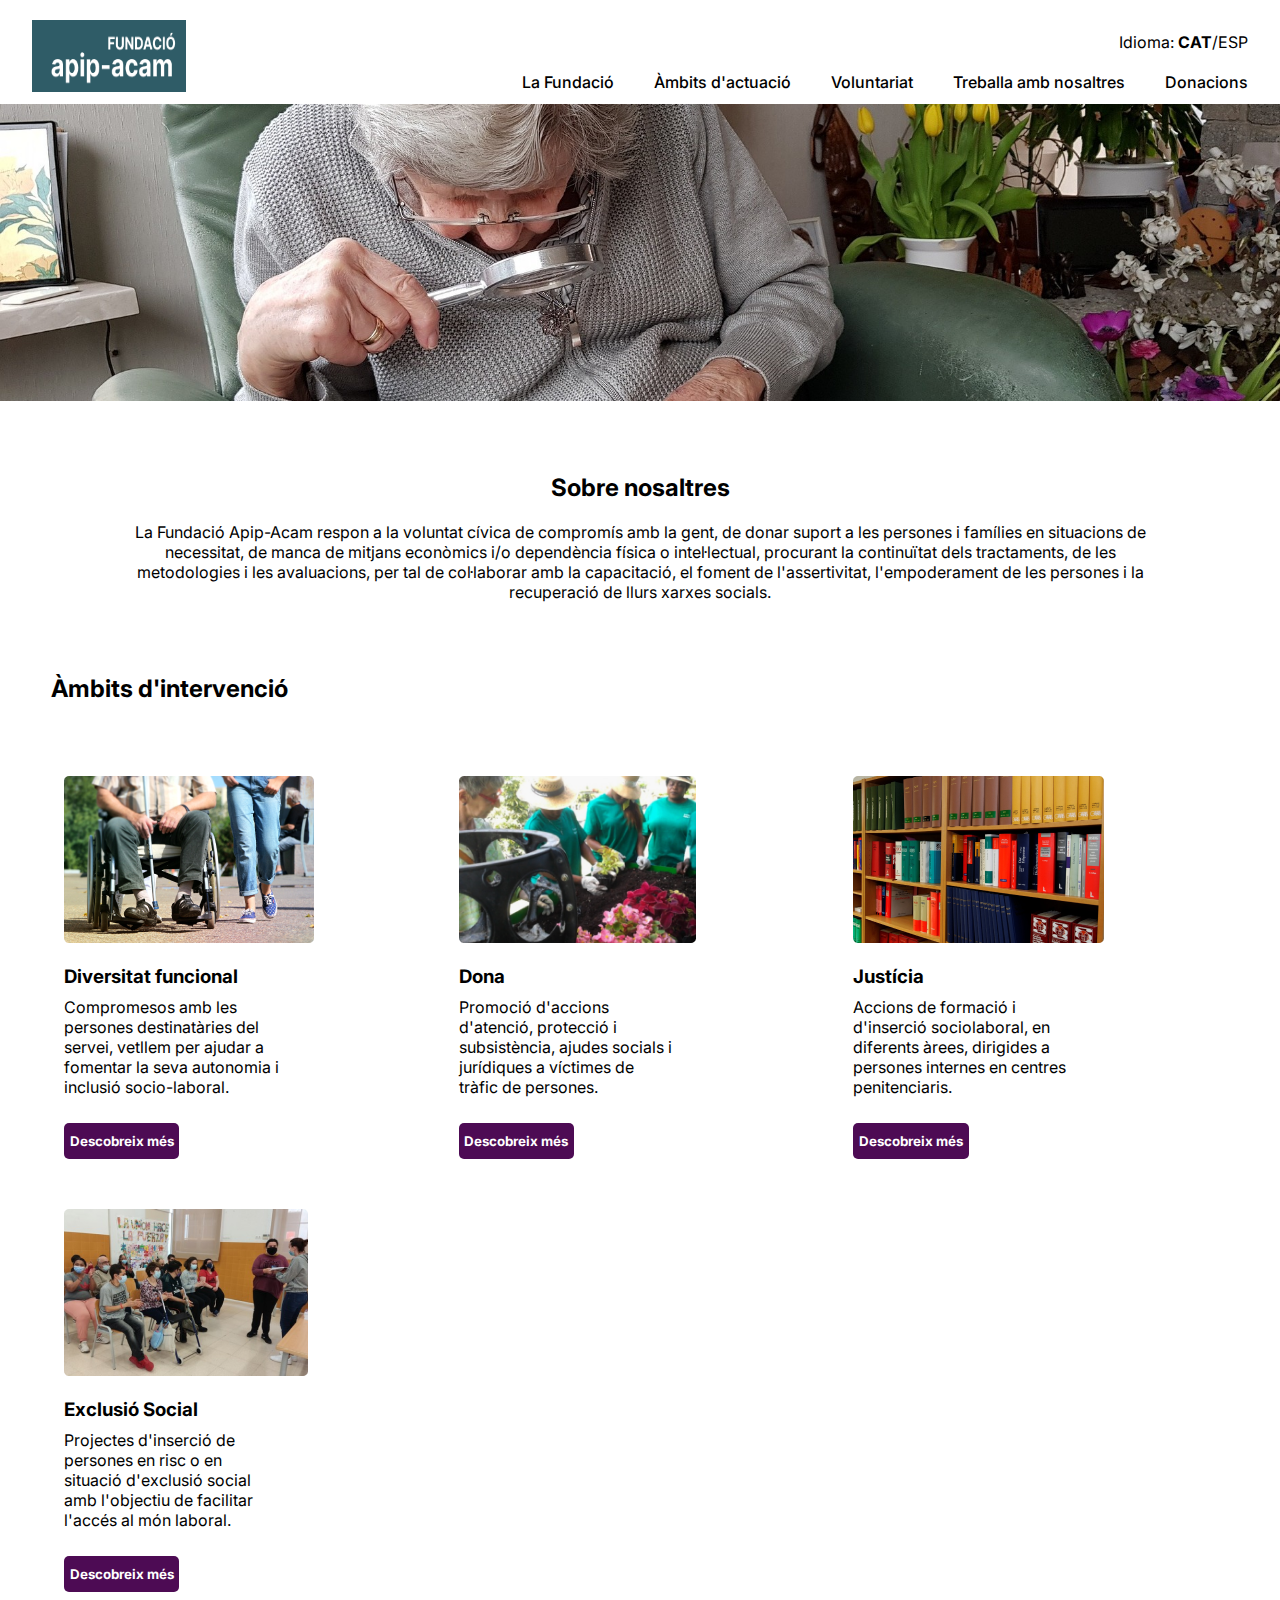
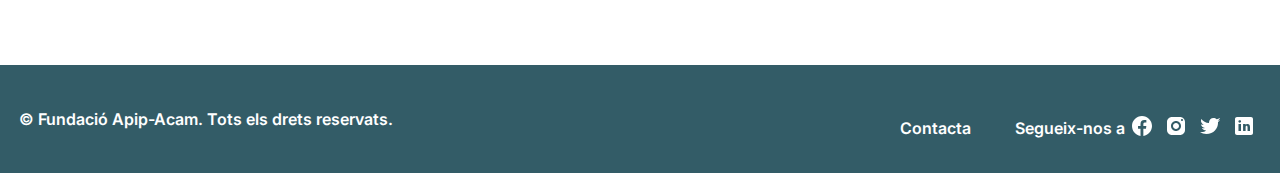
<file: index.html>
<!DOCTYPE html>
<html lang="ca">
<head>
    <meta charset="UTF-8">
    <meta name="viewport" content="width=device-width, initial-scale=1.0">
    <title>Fundació Apip-Acam</title>
    <link href="css/homepage.css" rel="stylesheet" />
</head>
<body>
   <header>
    <div class="container">
        <div class="idioma">
            <span>Idioma: <b>CAT</b>/ESP</span>
        </div>
        <div class="logo">
            <a href="index.html"><img src="img/Logo.png"></a>
        </div>
        <div class="navbar">
            <nav>
                <ul class="nav-links">
                    <li><a href="la-fundacio.html">La Fundació</a></li>
                    <li><a href="diversitat.html">Àmbits d'actuació</a></li>
                    <li><a href="voluntariat.html">Voluntariat</a></li>
                    <li><a href="borsa-treball.html">Treballa amb nosaltres</a></li>
                    <li><a href="donacions.html">Donacions</a></li>
                </ul>
            </nav>
        </div>
    </div>
        <div class="banner"></div>
   </header>

   <div class="about">
        <h2>Sobre nosaltres</h2>
        <p>La Fundació Apip-Acam respon a la voluntat cívica de compromís amb la gent, de donar suport a les persones i famílies en situacions de necessitat, de manca de mitjans econòmics i/o dependència física o intel·lectual, procurant la continuïtat dels tractaments, de les metodologies i les avaluacions, per tal de col·laborar amb la capacitació, el foment de l'assertivitat, l'empoderament de les persones i la recuperació de llurs xarxes socials.</p>
   </div>
   <div class="ambits">
        <h2>Àmbits d'intervenció</h2>
        <div class="cards">
            <div class="card">
                <img src="img/diversity.png"/>
                <h3>Diversitat funcional</h3>
                <p>Compromesos amb les persones destinatàries del servei, vetllem per ajudar a fomentar la seva autonomia i inclusió socio-laboral.</p>
                <button class="info-btn" type="button"><a href="diversitat.html" class="link-btn">Descobreix més</a></button>
            </div>
            <div class="card">
                <img src="img/woman.png"/>
                <h3>Dona</h3>
                <p>Promoció d'accions d'atenció, protecció i subsistència, ajudes socials i jurídiques a víctimes de tràfic de persones.</p>
                <button class="info-btn" type="button">Descobreix més</button>
            </div>
            <div class="card">
                <img src="img/justicia.png"/>
                <h3>Justícia</h3>
                <p>Accions de formació i d'inserció sociolaboral, en diferents àrees, dirigides a persones internes en centres penitenciaris.</p>
                <button class="info-btn" type="button">Descobreix més</button>
            </div>
            <div class="card">
                <img src="img/class.png"/>
                <h3>Exclusió Social</h3>
                <p>Projectes d'inserció de persones en risc o en situació d'exclusió social amb l'objectiu de facilitar l'accés al món laboral.</p>
                <button class="info-btn" type="button">Descobreix més</button>
            </div>
        </div>
   </div>

   <footer>
        <div class="footer">
            <div class="footer-name">
                <p>© Fundació Apip-Acam. Tots els drets reservats. </p>
            </div>
            <div class="links">
                <ul>
                    <li><a href="">Contacta</a></li>
                    <li>Segueix-nos a</li>
                    <li class="icon"><img src="img/icons8-facebook.svg"></li>
                    <li class="icon"><img src="img/icons8-instagram.svg"></li>
                    <li class="icon"><img src="img/icons8-twitter.svg"></li>
                    <li class="icon"><img src="img/icons8-linkedin.svg"></li>
                </ul>
            </div>
        </div>
   </footer>
</body>
</html>
</file>
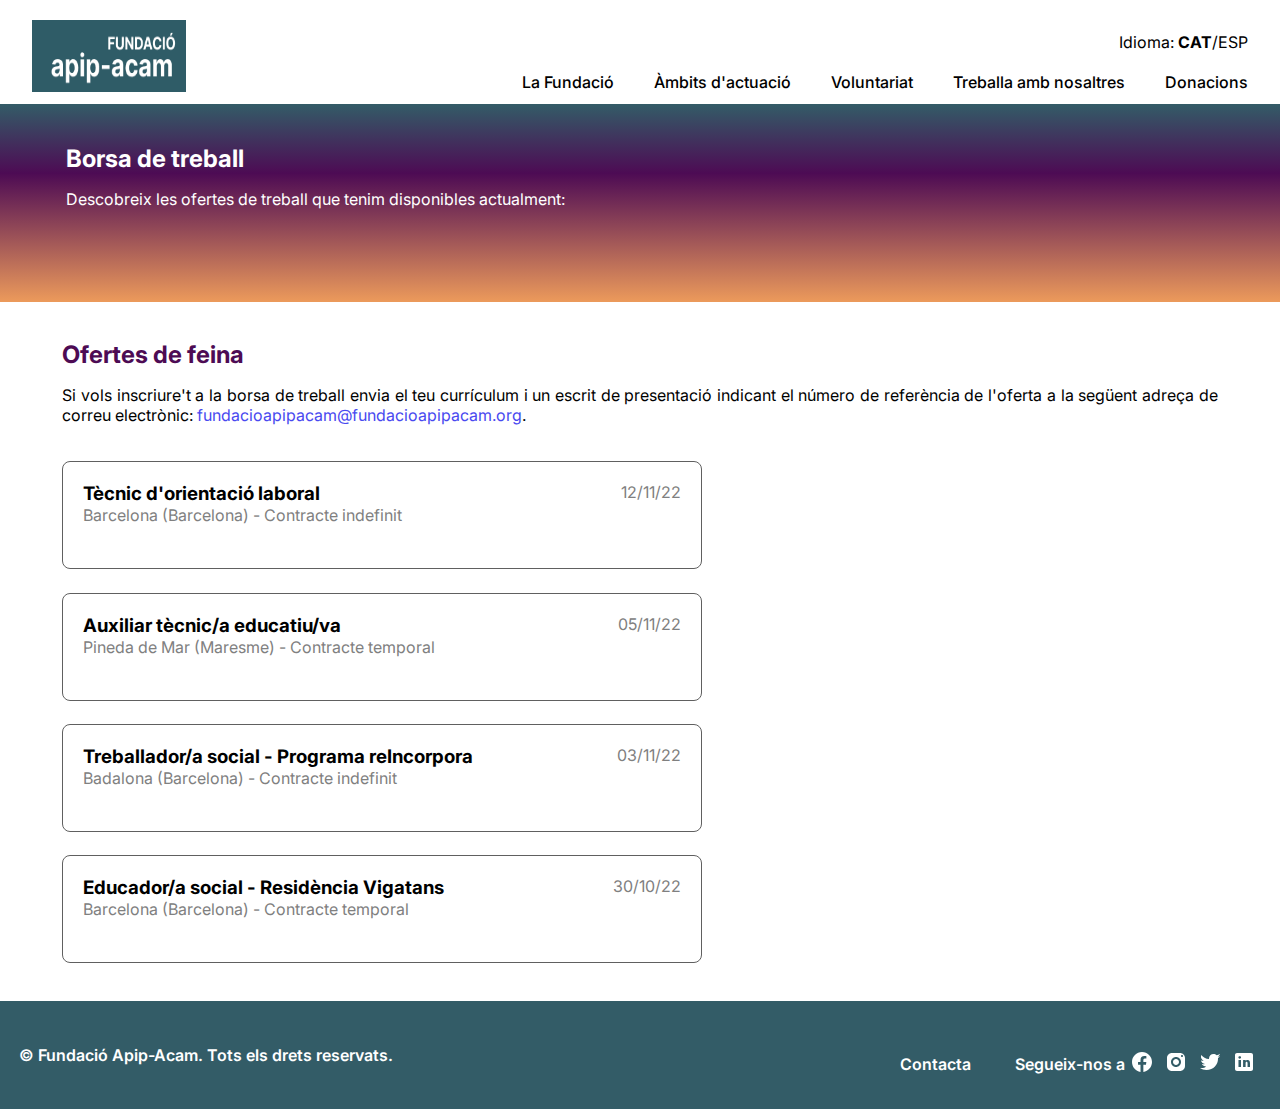
<file: borsa-treball.html>
<!DOCTYPE html>
<html lang="ca">
<head>
    <meta charset="UTF-8">
    <meta name="viewport" content="width=device-width, initial-scale=1.0">
    <title>Treballa amb nosaltres</title>
    <link href="css/borsa-treball.css" rel="stylesheet" />
</head>
<body>
   <header>
        <div class="container">
            <div class="idioma">
                <span>Idioma: <b>CAT</b>/ESP</span>
            </div>
            <div class="logo">
                <a href="index.html"><img src="img/Logo.png"></a>
            </div>
            <div class="navbar">
                <nav>
                    <ul class="nav-links">
                        <li><a href="la-fundacio.html">La Fundació</a></li>
                        <li><a href="diversitat.html">Àmbits d'actuació</a></li>
                        <li><a href="voluntariat.html">Voluntariat</a></li>
                        <li><a href="borsa-treball.html">Treballa amb nosaltres</a></li>
                        <li><a href="donacions.html">Donacions</a></li>
                    </ul>
                </nav>
            </div>
        </div>
        <div class="banner">
            <div class="banner-content">
                <h2>Borsa de treball</h2>
                <span>Descobreix les ofertes de treball que tenim disponibles actualment:</span>
            </div>
        </div>
   </header>

    <div class="content">
        <div class="info">
            <h2>Ofertes de feina</h2>
            <p>Si vols inscriure't a la borsa de treball envia el teu currículum i un escrit de presentació indicant el número de referència de l'oferta a la següent adreça de correu electrònic: <span class="email">fundacioapipacam@fundacioapipacam.org</span>.
            </p>
        </div>
        <div class="ofertes">
            <div class="oferta">
                <span>12/11/22</span>
                <h3>Tècnic d'orientació laboral</h3>
                <p>Barcelona (Barcelona) - Contracte indefinit</p>
            </div>
            <div class="oferta">
                <span>05/11/22</span>
                <h3>Auxiliar tècnic/a educatiu/va</h3>
                <p>Pineda de Mar (Maresme) - Contracte temporal</p>
            </div>
            <div class="oferta">
                <span>03/11/22</span>
                <h3>Treballador/a social - Programa reIncorpora</h3>
                <p>Badalona (Barcelona) - Contracte indefinit</p>
            </div>
            <div class="oferta">
                <span>30/10/22</span>
                <h3>Educador/a social - Residència Vigatans</h3>
                <p>Barcelona (Barcelona) - Contracte temporal</p>
            </div>
        </div>
   </div>

   <footer>
        <div class="footer">
            <div class="footer-name">
                <p>© Fundació Apip-Acam. Tots els drets reservats. </p>
            </div>
            <div class="links">
                <ul>
                    <li><a href="">Contacta</a></li>
                    <li>Segueix-nos a</li>
                    <li class="icon"><img src="img/icons8-facebook.svg"></li>
                    <li class="icon"><img src="img/icons8-instagram.svg"></li>
                    <li class="icon"><img src="img/icons8-twitter.svg"></li>
                    <li class="icon"><img src="img/icons8-linkedin.svg"></li>
                </ul>
            </div>
        </div>
   </footer>
</body>
</html>
</file>
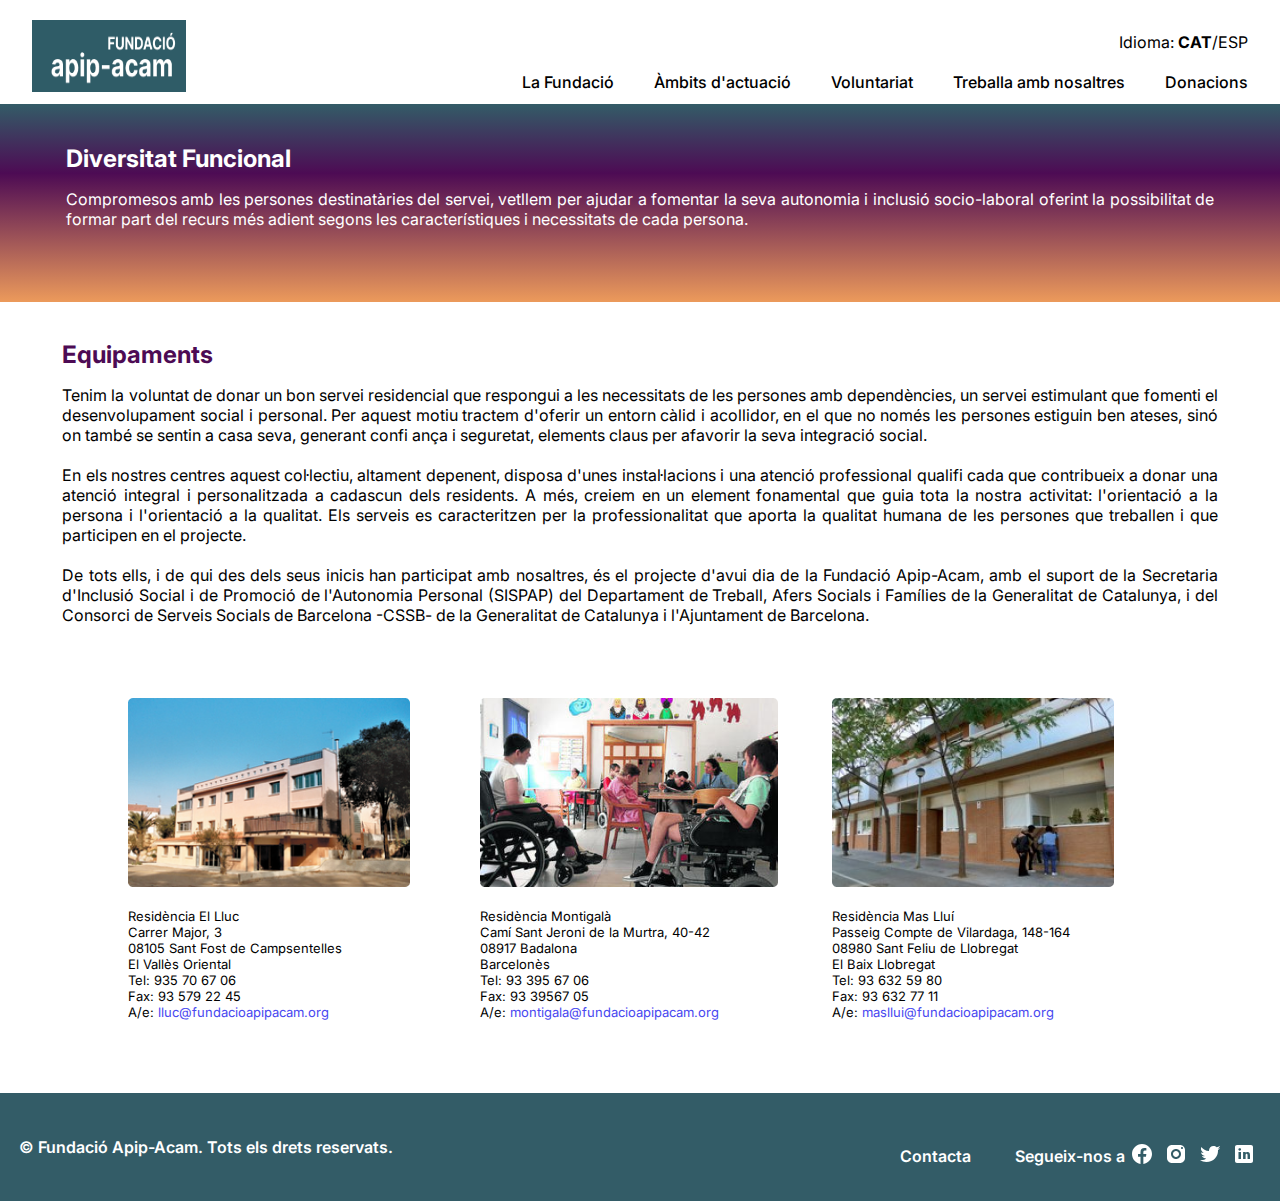
<file: diversitat.html>
<!DOCTYPE html>
<html lang="ca">
<head>
    <meta charset="UTF-8">
    <meta name="viewport" content="width=device-width, initial-scale=1.0">
    <title>Diversitat Funcional</title>
    <link href="css/diversitat.css" rel="stylesheet" />
</head>
<body>
   <header>
        <div class="container">
            <div class="idioma">
                <span>Idioma: <b>CAT</b>/ESP</span>
            </div>
            <div class="logo">
                <a href="index.html"><img src="img/Logo.png"></a>
            </div>
            <div class="navbar">
                <nav>
                    <ul class="nav-links">
                        <li><a href="la-fundacio.html">La Fundació</a></li>
                        <li><a href="diversitat.html">Àmbits d'actuació</a></li>
                        <li><a href="voluntariat.html">Voluntariat</a></li>
                        <li><a href="borsa-treball.html">Treballa amb nosaltres</a></li>
                        <li><a href="donacions.html">Donacions</a></li>
                    </ul>
                </nav>
            </div>
        </div>
        <div class="banner">
            <div class="banner-content">
                <h2>Diversitat Funcional</h2>
                <span>Compromesos amb les persones destinatàries del servei, vetllem per ajudar a fomentar la seva autonomia i inclusió socio-laboral oferint la possibilitat de formar part del recurs més adient segons les característiques i necessitats de cada persona.</span>
            </div>
        </div>
   </header>

    <div class="content">
        <div class="info">
            <h2>Equipaments</h2>
            <p>Tenim la voluntat de donar un bon servei residencial que respongui a les necessitats de les persones amb dependències, un servei estimulant que fomenti el desenvolupament social i personal. Per aquest motiu tractem d'oferir un entorn càlid i acollidor, en el que no només les persones estiguin ben ateses, sinó on també se sentin a casa seva, generant confi ança i seguretat, elements claus per afavorir la seva integració social.<br><br>
            En els nostres centres aquest col·lectiu, altament depenent, disposa d'unes instal·lacions i una atenció professional qualifi cada que contribueix a donar una atenció integral i personalitzada a cadascun dels residents. A més, creiem en un element fonamental que guia tota la nostra activitat: l'orientació a la persona i l'orientació a la qualitat. Els serveis es caracteritzen per la professionalitat que aporta la qualitat humana de les persones que treballen i que participen en el projecte.<br><br>
            De tots ells, i de qui des dels seus inicis han participat amb nosaltres, és el projecte d'avui dia de la Fundació Apip-Acam, amb el suport de la Secretaria d'Inclusió Social i de Promoció de l'Autonomia Personal (SISPAP) del Departament de Treball, Afers Socials i Famílies de la Generalitat de Catalunya, i del Consorci de Serveis Socials de Barcelona -CSSB- de la Generalitat de Catalunya i l'Ajuntament de Barcelona. 
            </p>
        </div>
   </div>
    <div class="cards">
        <div class="card">
            <img src="img/Residencia-El-Lluch 1.png"/>
            <p>Residència El Lluc<br/> 
            Carrer Major, 3<br/>
            08105 Sant Fost de Campsentelles<br/>
            El Vallès Oriental<br/>
            Tel: 935 70 67 06<br/>
            Fax: 93 579 22 45<br/>
            A/e: <span class="email">lluc@fundacioapipacam.org</span></p>
        </div>
        <div class="card">
            <img src="img/diari1.png"/>
            <p>Residència Montigalà<br/>
            Camí Sant Jeroni de la Murtra, 40-42<br/>
            08917 Badalona<br/> 
            Barcelonès<br/>
            Tel: 93 395 67 06<br/>
            Fax: 93 39567 05<br/>
            A/e: <span class="email">montigala@fundacioapipacam.org</span></p>
        </div>
        <div class="card">
            <img src="img/MasLlui_1 1.png"/>
            <p>Residència Mas Lluí<br/>
            Passeig Compte de Vilardaga, 148-164<br/>
            08980 Sant Feliu de Llobregat<br/> 
            El Baix Llobregat<br/>
            Tel: 93 632 59 80<br/>
            Fax: 93 632 77 11<br/>
            A/e: <span class="email">masllui@fundacioapipacam.org</span></p>
        </div>
    </div>

   <footer>
        <div class="footer">
            <div class="footer-name">
                <p>© Fundació Apip-Acam. Tots els drets reservats. </p>
            </div>
            <div class="links">
                <ul>
                    <li><a href="">Contacta</a></li>
                    <li>Segueix-nos a</li>
                    <li class="icon"><img src="img/icons8-facebook.svg"></li>
                    <li class="icon"><img src="img/icons8-instagram.svg"></li>
                    <li class="icon"><img src="img/icons8-twitter.svg"></li>
                    <li class="icon"><img src="img/icons8-linkedin.svg"></li>
                </ul>
            </div>
        </div>
   </footer>
</body>
</html>
</file>
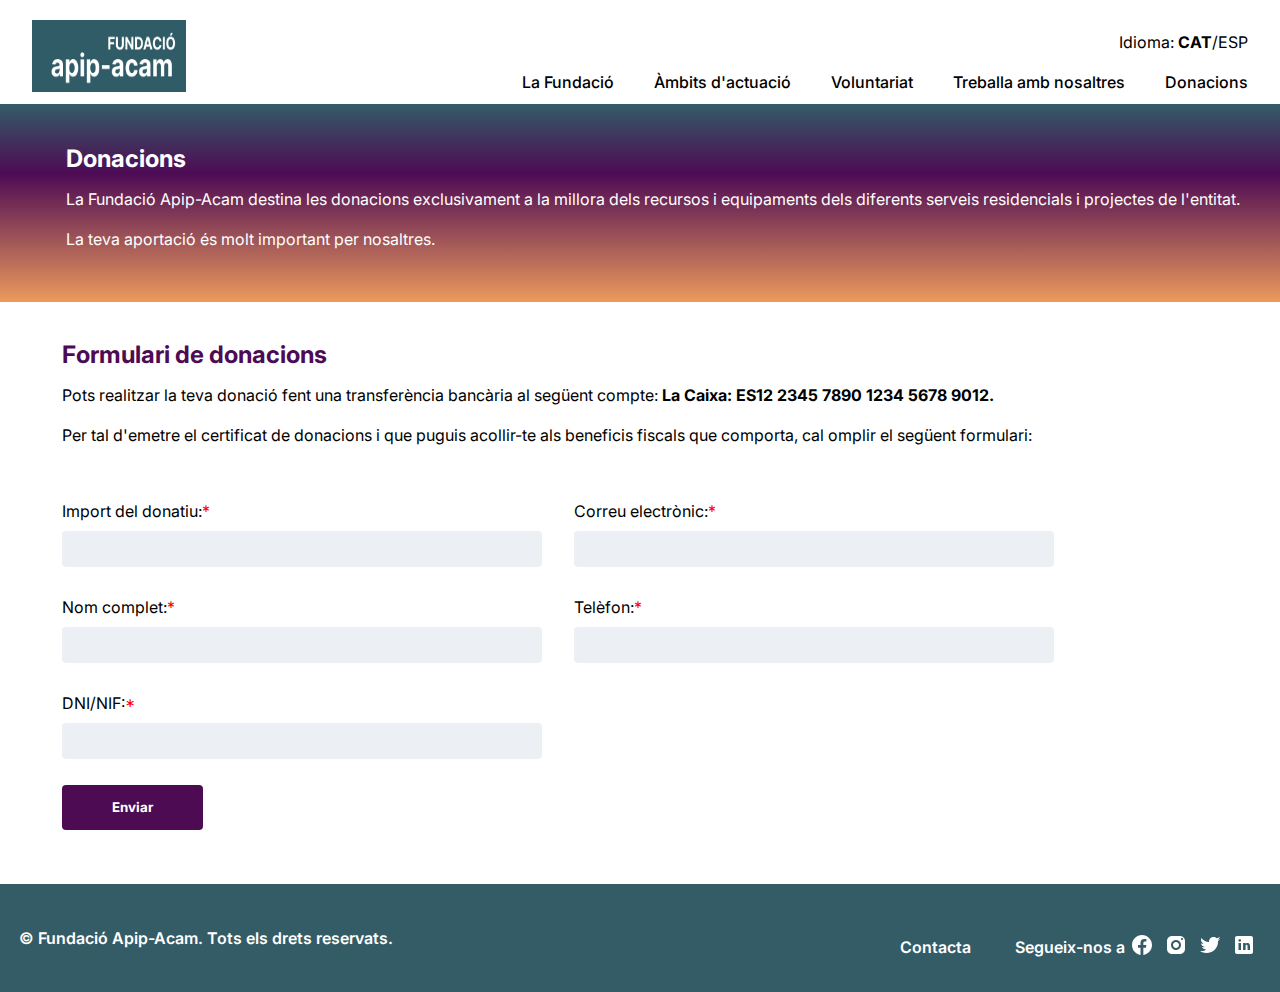
<file: donacions.html>
<!DOCTYPE html>
<html lang="ca">
<head>
    <meta charset="UTF-8">
    <meta name="viewport" content="width=device-width, initial-scale=1.0">
    <title>Donacions</title>
    <link href="css/donacions.css" rel="stylesheet" />
</head>
<body>
    <header>
        <div class="container">
            <div class="idioma">
                <span>Idioma: <b>CAT</b>/ESP</span>
            </div>
            <div class="logo">
                <a href="index.html"><img src="img/Logo.png"></a>
            </div>
            <div class="navbar">
                <nav>
                    <ul class="nav-links">
                        <li><a href="la-fundacio.html">La Fundació</a></li>
                        <li><a href="diversitat.html">Àmbits d'actuació</a></li>
                        <li><a href="voluntariat.html">Voluntariat</a></li>
                        <li><a href="borsa-treball.html">Treballa amb nosaltres</a></li>
                        <li><a href="donacions.html">Donacions</a></li>
                    </ul>
                </nav>
            </div>
        </div>
        <div class="banner">
            <div class="banner-content">
                <h2>Donacions</h2>
                <span>La Fundació Apip-Acam destina les donacions exclusivament a la millora dels recursos i equipaments dels diferents serveis residencials i projectes de l'entitat.</span><br><br>
                <span>La teva aportació és molt important per nosaltres.</span>
            </div>
        </div>
   </header>

   <div class="content">
        <div class="title">
            <h2>Formulari de donacions</h2>
            <p>Pots realitzar la teva donació fent una transferència bancària al següent compte:  <strong>La Caixa: ES12 2345 7890 1234 5678 9012.</strong></p><br>
            <p>Per tal d'emetre el certificat de donacions i que puguis acollir-te als beneficis fiscals que comporta,  cal omplir el següent formulari:</p>
        </div>
        <form>
            <div class="first-col">
                <div class="field">
                    <label for="import">Import del donatiu:<span class="required">*</span></label>
                    <input type="text" id="import" />
                </div>
                <div class="field">
                    <label for="nom">Nom complet:<span class="required">*</span></label>
                    <input type="text" id="nom" />
                </div>
                <div class="field">
                    <label for="dni">DNI/NIF:<span class="required">*</span></label>
                    <input id="dni"/>
                </div>
            </div>
            <div class="second-col">
                <div class="field">
                    <label for="email">Correu electrònic:<span class="required">*</span>
                    </label><input type="email" id="email"/>
                </div>
                <div class="field">
                    <label for="phone">Telèfon:<span class="required">*</span></label>
                    <input id="phone"/>
                </div>
            </div>
            <button type="submit">Enviar</button>
        </form>
   </div>

   <footer>
    <div class="footer">
        <div class="footer-name">
            <p>© Fundació Apip-Acam. Tots els drets reservats. </p>
        </div>
        <div class="links">
            <ul>
                <li><a href="">Contacta</a></li>
                <li>Segueix-nos a</li>
                <li class="icon"><img src="img/icons8-facebook.svg"></li>
                <li class="icon"><img src="img/icons8-instagram.svg"></li>
                <li class="icon"><img src="img/icons8-twitter.svg"></li>
                <li class="icon"><img src="img/icons8-linkedin.svg"></li>
            </ul>
        </div>
    </div>
</footer>
</body>
</html>
</file>
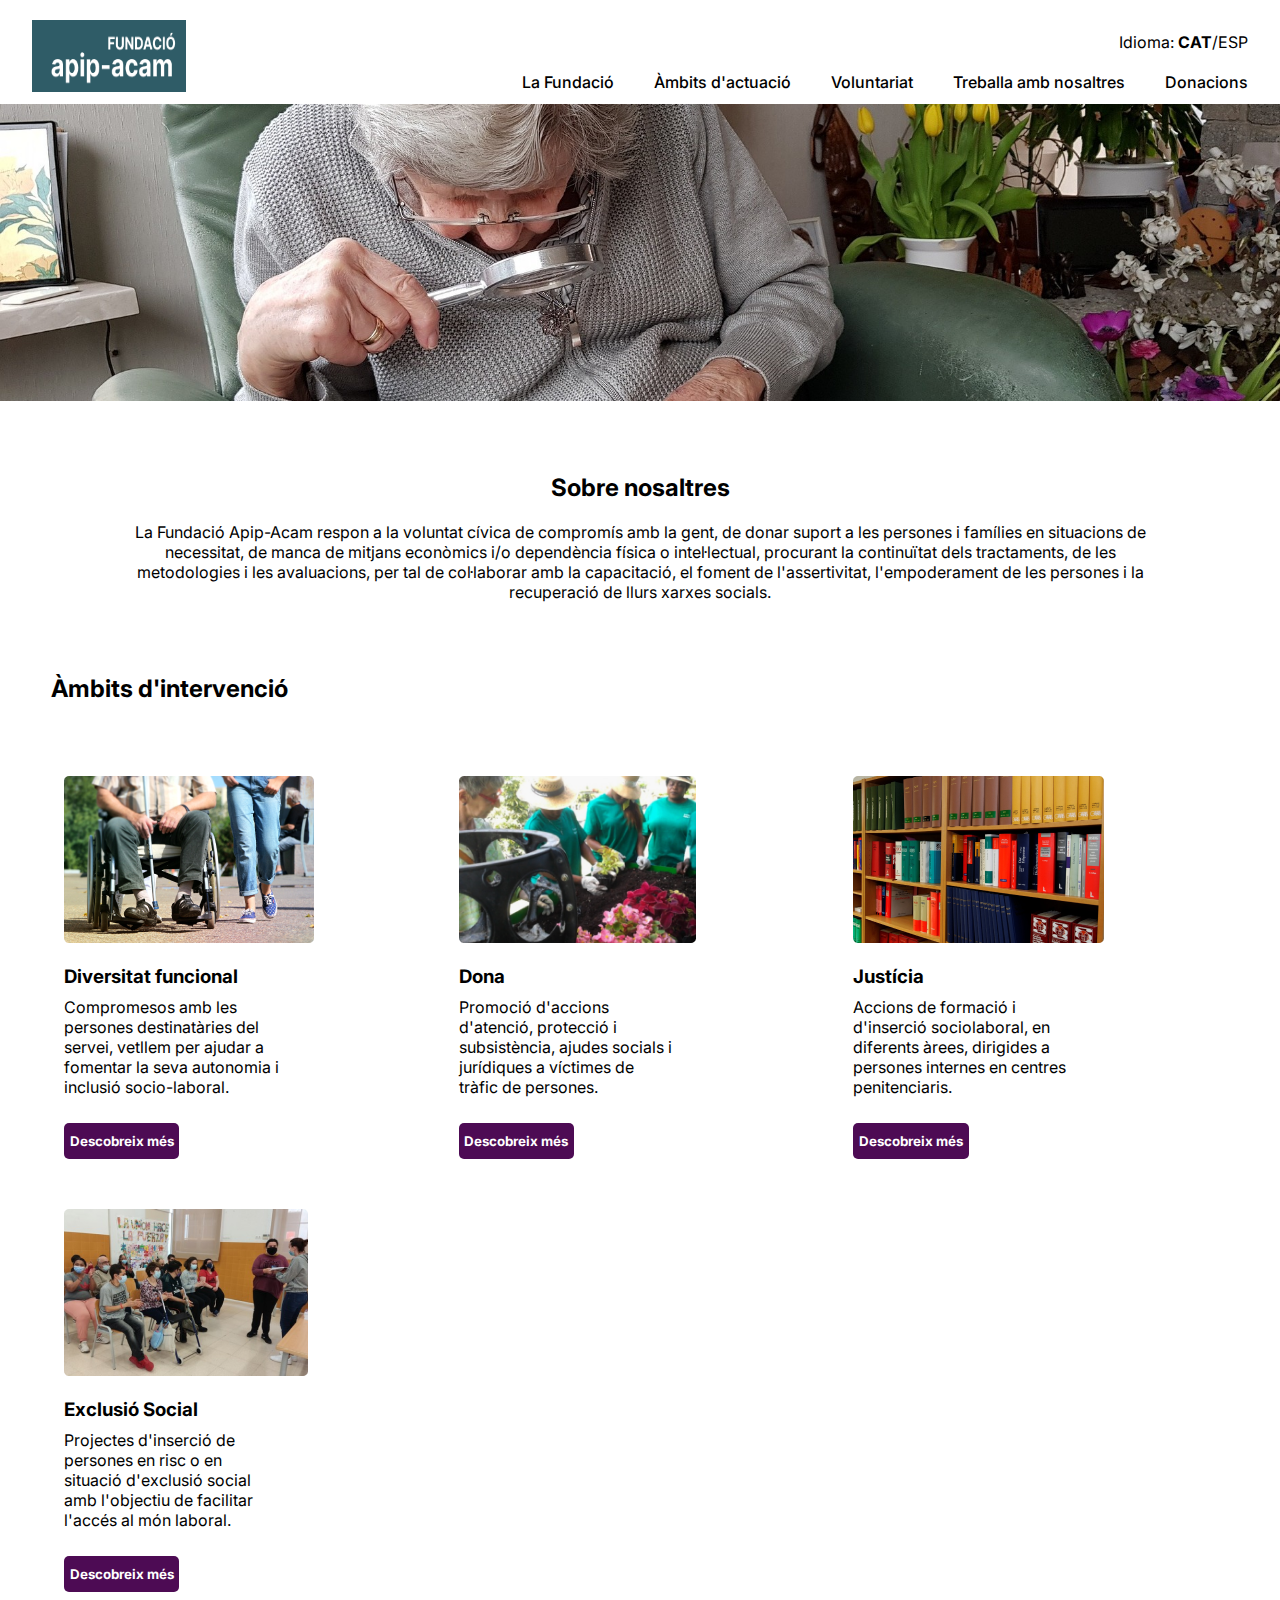
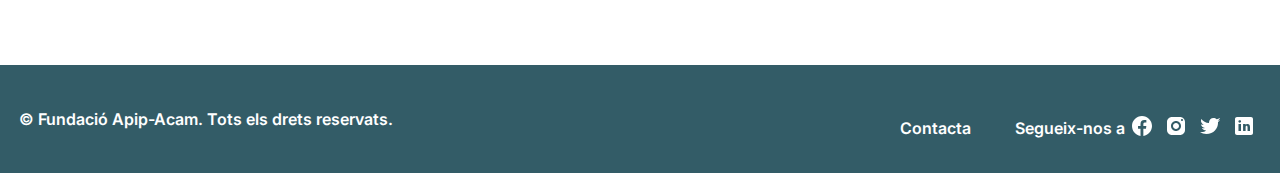
<file: homepage.html>
<!DOCTYPE html>
<html lang="ca">
<head>
    <meta charset="UTF-8">
    <meta name="viewport" content="width=device-width, initial-scale=1.0">
    <title>Fundació Apip-Acam</title>
    <link href="css/homepage.css" rel="stylesheet" />
</head>
<body>
   <header>
    <div class="container">
        <div class="idioma">
            <span>Idioma: <b>CAT</b>/ESP</span>
        </div>
        <div class="logo">
            <a href="homepage.html"><img src="img/Logo.png"></a>
        </div>
        <div class="navbar">
            <nav>
                <ul class="nav-links">
                    <li><a href="la-fundacio.html">La Fundació</a></li>
                    <li><a href="diversitat.html">Àmbits d'actuació</a></li>
                    <li><a href="voluntariat.html">Voluntariat</a></li>
                    <li><a href="borsa-treball.html">Treballa amb nosaltres</a></li>
                    <li><a href="donacions.html">Donacions</a></li>
                </ul>
            </nav>
        </div>
    </div>
        <div class="banner"></div>
   </header>

   <div class="about">
        <h2>Sobre nosaltres</h2>
        <p>La Fundació Apip-Acam respon a la voluntat cívica de compromís amb la gent, de donar suport a les persones i famílies en situacions de necessitat, de manca de mitjans econòmics i/o dependència física o intel·lectual, procurant la continuïtat dels tractaments, de les metodologies i les avaluacions, per tal de col·laborar amb la capacitació, el foment de l'assertivitat, l'empoderament de les persones i la recuperació de llurs xarxes socials.</p>
   </div>
   <div class="ambits">
        <h2>Àmbits d'intervenció</h2>
        <div class="cards">
            <div class="card">
                <img src="img/diversity.png"/>
                <h3>Diversitat funcional</h3>
                <p>Compromesos amb les persones destinatàries del servei, vetllem per ajudar a fomentar la seva autonomia i inclusió socio-laboral.</p>
                <button class="info-btn" type="button"><a href="diversitat.html" class="link-btn">Descobreix més</a></button>
            </div>
            <div class="card">
                <img src="img/woman.png"/>
                <h3>Dona</h3>
                <p>Promoció d'accions d'atenció, protecció i subsistència, ajudes socials i jurídiques a víctimes de tràfic de persones.</p>
                <button class="info-btn" type="button">Descobreix més</button>
            </div>
            <div class="card">
                <img src="img/justicia.png"/>
                <h3>Justícia</h3>
                <p>Accions de formació i d'inserció sociolaboral, en diferents àrees, dirigides a persones internes en centres penitenciaris.</p>
                <button class="info-btn" type="button">Descobreix més</button>
            </div>
            <div class="card">
                <img src="img/class.png"/>
                <h3>Exclusió Social</h3>
                <p>Projectes d'inserció de persones en risc o en situació d'exclusió social amb l'objectiu de facilitar l'accés al món laboral.</p>
                <button class="info-btn" type="button">Descobreix més</button>
            </div>
        </div>
   </div>

   <footer>
        <div class="footer">
            <div class="footer-name">
                <p>© Fundació Apip-Acam. Tots els drets reservats. </p>
            </div>
            <div class="links">
                <ul>
                    <li><a href="">Contacta</a></li>
                    <li>Segueix-nos a</li>
                    <li class="icon"><img src="img/icons8-facebook.svg"></li>
                    <li class="icon"><img src="img/icons8-instagram.svg"></li>
                    <li class="icon"><img src="img/icons8-twitter.svg"></li>
                    <li class="icon"><img src="img/icons8-linkedin.svg"></li>
                </ul>
            </div>
        </div>
   </footer>
</body>
</html>
</file>
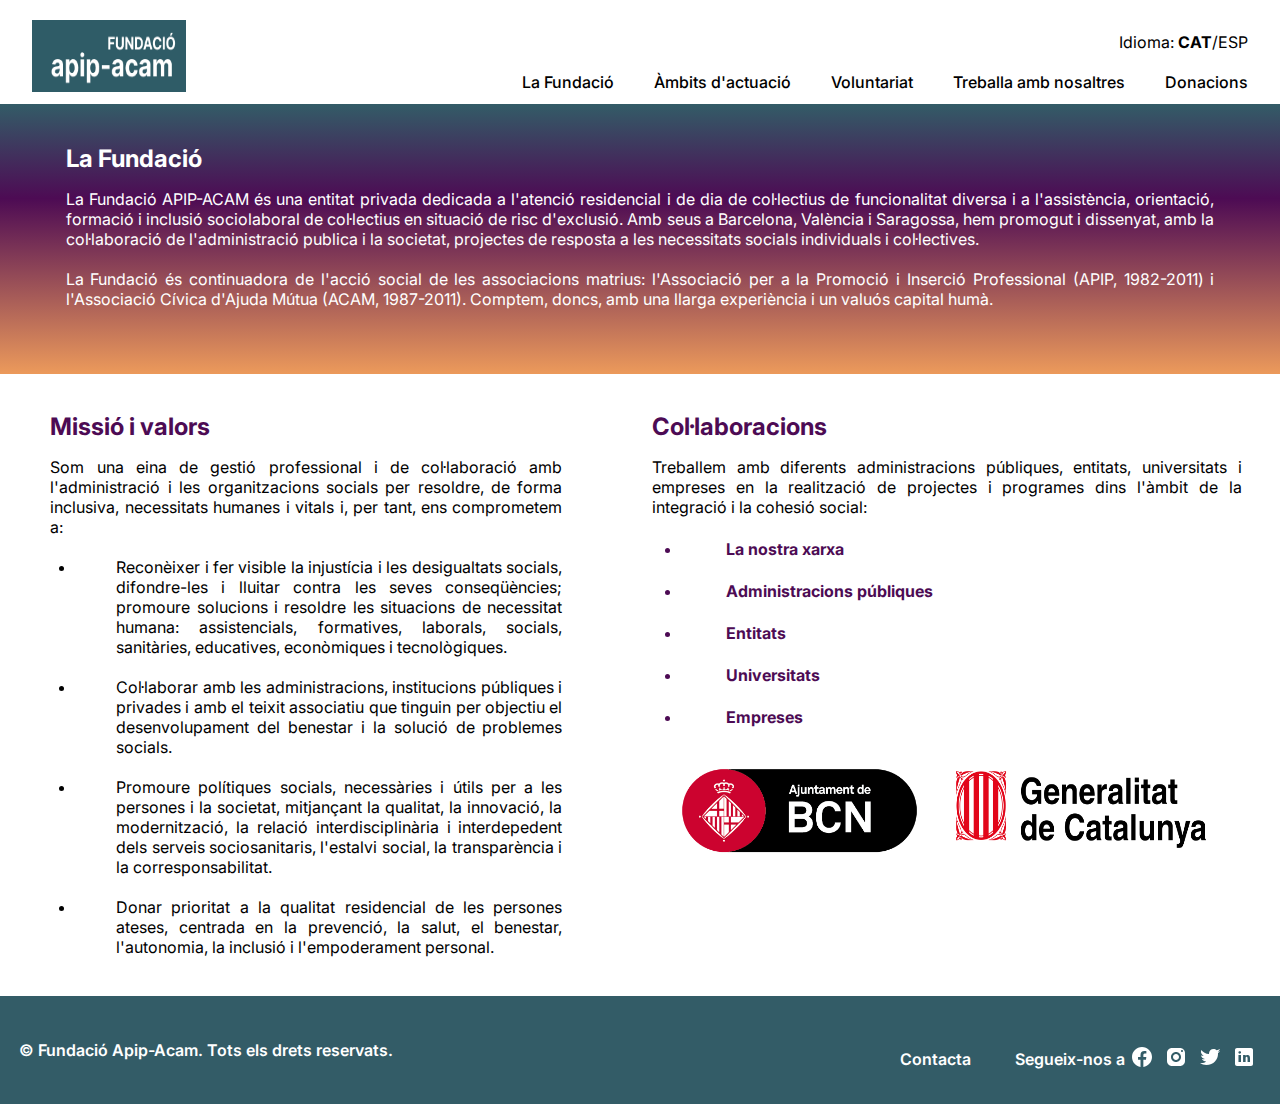
<file: la-fundacio.html>
<!DOCTYPE html>
<html lang="ca">
<head>
    <meta charset="UTF-8">
    <meta name="viewport" content="width=device-width, initial-scale=1.0">
    <title>La Fundació</title>
    <link href="css/fundacio.css" rel="stylesheet" />
</head>
<body>
   <header>
        <div class="container">
            <div class="idioma">
                <span>Idioma: <b>CAT</b>/ESP</span>
            </div>
            <div class="logo">
                <a href="index.html"><img src="img/Logo.png"></a>
            </div>
            <div class="navbar">
                <nav>
                    <ul class="nav-links">
                        <li><a href="la-fundacio.html">La Fundació</a></li>
                        <li><a href="diversitat.html">Àmbits d'actuació</a></li>
                        <li><a href="voluntariat.html">Voluntariat</a></li>
                        <li><a href="borsa-treball.html">Treballa amb nosaltres</a></li>
                        <li><a href="donacions.html">Donacions</a></li>
                    </ul>
                </nav>
            </div>
        </div>
        <div class="banner">
            <div class="banner-content">
                <h2>La Fundació</h2>
                <span>La Fundació APIP-ACAM és una entitat privada dedicada a l'atenció residencial i de dia de col·lectius de funcionalitat diversa i a l'assistència, orientació, formació i inclusió sociolaboral de col·lectius en situació de risc d'exclusió. Amb seus a Barcelona, València i Saragossa, hem promogut i dissenyat, amb la col·laboració de l'administració publica i la societat, projectes de resposta a les necessitats socials individuals i col·lectives.</span><br><br>
                <span>La Fundació és continuadora de l'acció social de les associacions matrius: l'Associació per a la Promoció i Inserció Professional (APIP, 1982-2011) i l'Associació Cívica d'Ajuda Mútua (ACAM, 1987-2011). Comptem, doncs, amb una llarga experiència i un valuós capital humà.</span>
            </div>
        </div>
   </header>

   <div class="content">
        <div class="valors">
            <h2>Missió i valors</h3>
            <span>Som una eina de gestió professional i de col·laboració amb l'administració i les organitzacions socials per resoldre, de forma inclusiva, necessitats humanes i vitals i, per tant, ens comprometem a:</span>
            <ul>
                <li>Reconèixer i fer visible la injustícia i les desigualtats socials, difondre-les i lluitar contra les seves conseqüències; promoure solucions i resoldre les situacions de necessitat humana: assistencials, formatives, laborals, socials, sanitàries, educatives, econòmiques i tecnològiques.
                </li>
                <li>Col·laborar amb les administracions, institucions públiques i privades i amb el teixit associatiu que tinguin per objectiu el desenvolupament del benestar i la solució de problemes socials.</li>
                <li>Promoure polítiques socials, necessàries i útils per a les persones i la societat, mitjançant la qualitat, la innovació, la modernització, la relació interdisciplinària i interdepedent dels serveis sociosanitaris, l'estalvi social, la transparència i la corresponsabilitat.</li>
                <li>Donar prioritat a la qualitat residencial de les persones ateses, centrada en la prevenció, la salut, el benestar, l'autonomia, la inclusió i l'empoderament personal.</li>
            </ul>
        </div>
        <div class="colaboracions">
            <h2>Col·laboracions</h3>
            <span>Treballem amb diferents administracions públiques, entitats, universitats i empreses en la realització de projectes i programes dins l'àmbit de la integració i la cohesió social:</span>
            <ul>
                <li><p>La nostra xarxa</p></li>
                <li><p>Administracions públiques</p></li>
                <li><p>Entitats</p></li>
                <li><p>Universitats</p></li>
                <li><p>Empreses</p></li>
            </ul>
            <div class="logos">
                <img src="img/ajbcn-logo.jpg"/>
                <img src="img/gene-logo.png"/>
            </div>
        </div>

   </div>

   <footer>
    <div class="footer">
        <div class="footer-name">
            <p>© Fundació Apip-Acam. Tots els drets reservats. </p>
        </div>
        <div class="links">
            <ul>
                <li>Contacta</li>
                <li>Segueix-nos a</li>
                <li class="icon"><img src="img/icons8-facebook.svg"></li>
                <li class="icon"><img src="img/icons8-instagram.svg"></li>
                <li class="icon"><img src="img/icons8-twitter.svg"></li>
                <li class="icon"><img src="img/icons8-linkedin.svg"></li>
            </ul>
        </div>
    </div>
    </footer>
</file>
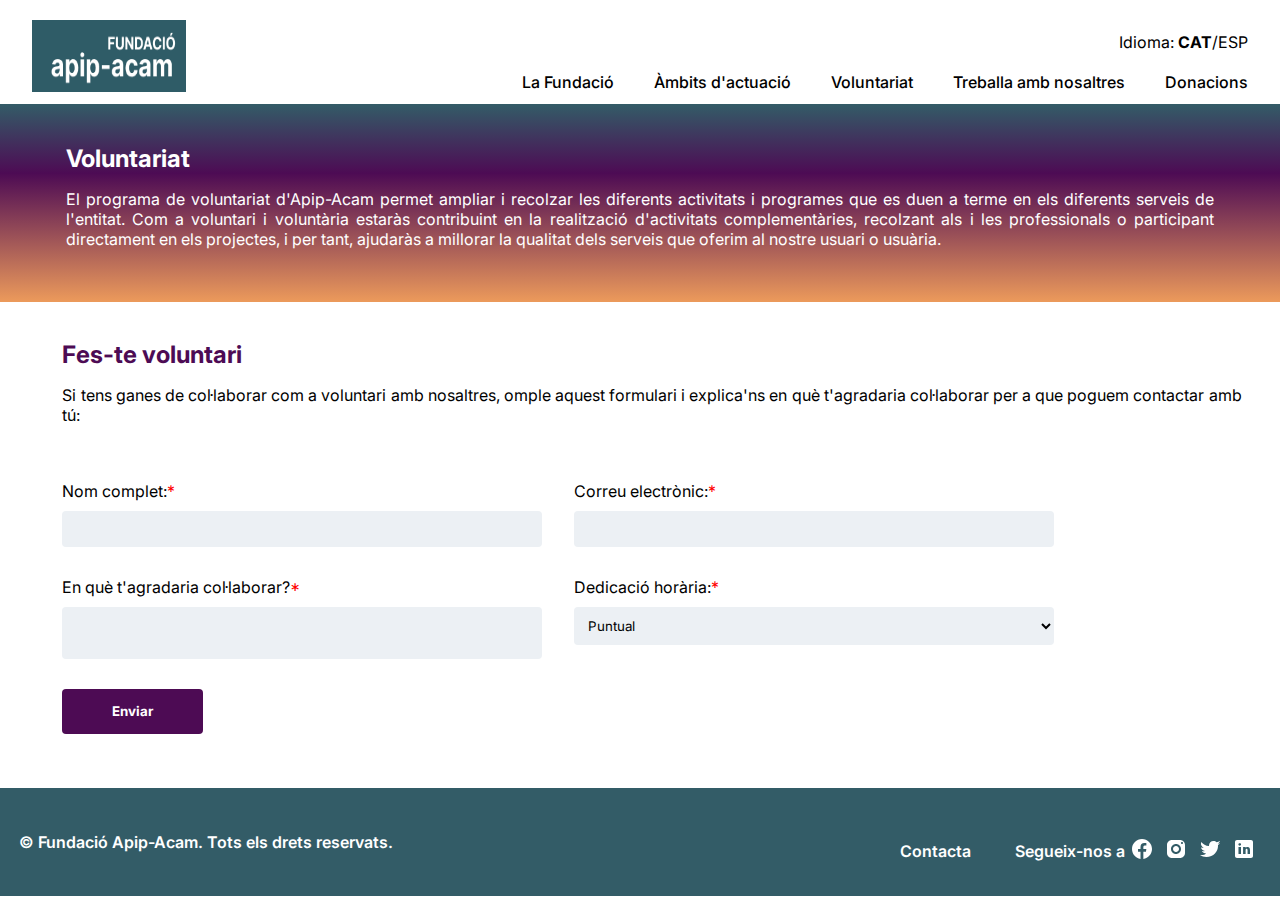
<file: voluntariat.html>
<!DOCTYPE html>
<html lang="ca">
<head>
    <meta charset="UTF-8">
    <meta name="viewport" content="width=device-width, initial-scale=1.0">
    <title>Voluntariat</title>
    <link href="css/voluntariat.css" rel="stylesheet" />
</head>
<body>
    <header>
        <div class="container">
            <div class="idioma">
                <span>Idioma: <b>CAT</b>/ESP</span>
            </div>
            <div class="logo">
                <a href="index.html"><img src="img/Logo.png"></a>
            </div>
            <div class="navbar">
                <nav>
                    <ul class="nav-links">
                        <li><a href="la-fundacio.html">La Fundació</a></li>
                        <li><a href="diversitat.html">Àmbits d'actuació</a></li>
                        <li><a href="voluntariat.html">Voluntariat</a></li>
                        <li><a href="borsa-treball.html">Treballa amb nosaltres</a></li>
                        <li><a href="donacions.html">Donacions</a></li>
                    </ul>
                </nav>
            </div>
        </div>
        <div class="banner">
            <div class="banner-content">
                <h2>Voluntariat</h2>
                <span>El programa de voluntariat d'Apip-Acam  permet ampliar i recolzar les diferents activitats i programes que es duen a terme en els diferents serveis de l'entitat. Com a voluntari i voluntària estaràs contribuint en la realització d'activitats complementàries, recolzant als i les professionals o participant directament en els projectes, i per tant, ajudaràs a millorar la qualitat dels serveis que oferim al nostre usuari o usuària.</span>
            </div>
        </div>
   </header>

   <div class="content">
        <div class="title">
            <h2>Fes-te voluntari</h2>
            <p>Si tens ganes de col·laborar com a voluntari amb nosaltres, omple aquest formulari i explica'ns en què t'agradaria col·laborar per a que poguem contactar amb tú:</p>
        </div>
        <form>
            <div class="first-col">
                <div class="field">
                    <label for="nom">Nom complet:<span class="required">*</span></label>
                    <input type="text" id="nom" />
                </div>
                <div class="field">
                    <label for="motiu">En què t'agradaria col·laborar?<span class="required">*</span></label>
                    <textarea id="motiu"></textarea>
                </div>
            </div>
            <div class="second-col">
                <div class="field">
                    <label for="email">Correu electrònic:<span class="required">*</span>
                    </label>
                    <input type="email" id="email"/>
                </div>
                <div class="field">
                    <label for="dedicacio">Dedicació horària:<span class="required">*</span></label>
                    <select>
                        <option>Puntual</option>
                        <option>Total</option>
                    </select>
                </div>
            </div>
            <button type="submit">Enviar</button>
        </form>
   </div>

   <footer>
    <div class="footer">
        <div class="footer-name">
            <p>© Fundació Apip-Acam. Tots els drets reservats. </p>
        </div>
        <div class="links">
            <ul>
                <li><a href="">Contacta</a></li>
                <li>Segueix-nos a</li>
                <li class="icon"><img src="img/icons8-facebook.svg"></li>
                <li class="icon"><img src="img/icons8-instagram.svg"></li>
                <li class="icon"><img src="img/icons8-twitter.svg"></li>
                <li class="icon"><img src="img/icons8-linkedin.svg"></li>
            </ul>
        </div>
    </div>
</footer>
</body>
</html>
</file>
<file: css/homepage.css>
@import url('https://fonts.googleapis.com/css2?family=Inter&display=swap');

* {
    font-family: 'Inter', sans-serif;
    padding: 0;
    margin: 0;
    box-sizing: border-box;
}

a {
    text-decoration: none;
    color: black;
}
   
li a:hover {
    font-weight: 900;
}
   
ul li {
    float: left;
    padding-top: 2ch;
    padding-left: 4ch;
}

nav {
    display: flex;
    align-items: center;
    justify-content: space-between;
    color: black;
    font-weight: 500;
    float: right;
    margin-right: 2em;
}

nav li {
    list-style: none;
}

h2 {
    font-weight: bolder;
}

.container {
    display: grid; 
    grid-template-columns: 1fr 1fr 1fr 1fr; 
    grid-template-rows: 1fr 1fr; 
    gap: 0px 0px; 
    grid-template-areas: 
        "logo . . idioma"
        "logo navbar navbar navbar"; 
}

.navbar {
    grid-area: navbar;
}

.logo {
    grid-area: logo;
}

.logo a {
    float: left;
    margin-left: 2em;
    margin-top: 2ch;
}

.logo img {
    width: 12vw;
    height: 8vh;
}

.idioma {
    grid-area: idioma;
    margin-right: 2em;
    margin-top: 2em;
}

.idioma span {
    float: right;

}

.banner {
    width: 100%;
    height: 33vh;
    background-image: url(../img/lupa-old-cropped.jpg);
    background-size: cover;
}

.about {
    width: 80vw;
    margin: 8vh auto;
    text-align: center;
}

.about h2 {
    padding-bottom: 2%;
    font-weight: bolder;
}

.cards {
    display: grid;
    grid-template-columns: repeat(auto-fit, minmax(300px, 1fr));
    gap: 2rem;
    margin: 4rem 5vw;
    padding: 0;
    list-style-type: none;
}

.card > * {
    margin: 1vh 0;
}

.card p {
    width: 17vw;
    height: 12vh;
}
.ambits h2 {
    margin-left: 4%;
}

.info-btn {
    background-color: #4D0B54;
    cursor: pointer;
    border: none;
    border-radius: 5px;
    color: white;
    height: 4ch;
    width: 9vw;
    font-weight: bold;
}

.link-btn {
    color: white;
    text-decoration: none;
}

.footer {
    display: grid;
    grid-template-columns: 1fr 1fr;
    width: 100vw;
    background: #335C67;
    height: 12vh;
    color: white;
    line-height: 1.75rem;
    font-weight: 600;
    bottom: 0;
}

.footer-name {
    display: flex;
    justify-content: flex-start;
    align-items: center;
    margin-left: 3%;
}

.links {
    display: flex;
    justify-content: flex-end;
    align-items: center;
    margin-right: 3%;
}

.links a {
    color: white;
}

.icon {
    padding-left: 5px;
    padding-right: 5px;
}

footer li {
    list-style: none;
}
</file>
<file: css/borsa-treball.css>
@import url('https://fonts.googleapis.com/css2?family=Inter&display=swap');

* {
    font-family: 'Inter', sans-serif;
    padding: 0;
    margin: 0;
    box-sizing: border-box;
}

a {
    text-decoration: none;
    color: black;
}
   
li a:hover {
    font-weight: 900;
}
   
ul li {
    float: left;
    padding-top: 2ch;
    padding-left: 4ch;
}

nav {
    display: flex;
    align-items: center;
    justify-content: space-between;
    color: black;
    font-weight: 500;
    float: right;
    margin-right: 2em;
}

nav li {
    list-style: none;
}

h2 {
    font-weight: bolder;
}

.container {
    display: grid; 
    grid-template-columns: 1fr 1fr 1fr 1fr; 
    grid-template-rows: 1fr 1fr; 
    gap: 0px 0px; 
    grid-template-areas: 
        "logo . . idioma"
        "logo navbar navbar navbar"; 
}

.navbar {
    grid-area: navbar;
}

.logo {
    grid-area: logo;
}

.logo a {
    float: left;
    margin-left: 2em;
    margin-top: 2ch;
}

.logo img {
    width: 12vw;
    height: 8vh;
}

.idioma {
    grid-area: idioma;
    margin-right: 2em;
    margin-top: 2em;
}

.idioma span {
    float: right;

}

.banner {
    width: 100vw;
    height: 22vh;
    background: rgb(51,92,103);
    background: linear-gradient(180deg, rgba(51,92,103,1) 0%, rgba(77,11,84,1) 35%, rgba(236,154,91,1) 100%);
    color: white;
    text-align: justify;
}

.banner h2 {
    padding-bottom: 1ch;
}

.banner-content {
    padding: 2.5em;
    margin: 0 2%;
}

.content {
    margin: 3%;
    text-align: justify;
}

.content h2 {
    color: #4d0b54;
    padding-bottom: 1ch;
    font-weight: bolder;
}

.info {
    margin: 0 2%;
}

.ofertes {
    margin: 3% 2%;
}

.oferta {
    height: 12vh;
    width: 50vw;
    border-radius: 8px;
    border: 1px solid rgb(96, 96, 96);
    margin-top: 2%;
    padding: 2ch;
    cursor: pointer;
    transition: box-shadow .3s;
}

.oferta:hover {
    border: 1px solid #00838d;
    box-shadow: 0 0 11px rgba(33,33,33,.2);
}

.oferta p {
    color: gray;
}

.oferta span {
    color: gray;
    float: right;
    position: relative;
}

.email {
    color: rgb(73, 73, 240);
    cursor: pointer;
}

.footer {
    display: grid;
    grid-template-columns: 1fr 1fr;
    width: 100vw;
    background: #335C67;
    height: 12vh;
    color: white;
    line-height: 1.75rem;
    font-weight: 600;
    bottom: 0;
}

.footer-name {
    display: flex;
    justify-content: flex-start;
    align-items: center;
    margin-left: 3%;
}

.links {
    display: flex;
    justify-content: flex-end;
    align-items: center;
    margin-right: 3%;
}

.links a {
    color: white;
}

.icon {
    padding-left: 5px;
    padding-right: 5px;
}

footer li {
    list-style: none;
}
</file>
<file: css/diversitat.css>
@import url('https://fonts.googleapis.com/css2?family=Inter&display=swap');

* {
    font-family: 'Inter', sans-serif;
    padding: 0;
    margin: 0;
    box-sizing: border-box;
}

a {
    text-decoration: none;
    color: black;
}
   
li a:hover {
    font-weight: 900;
}
   
ul li {
    float: left;
    padding-top: 2ch;
    padding-left: 4ch;
}

nav {
    display: flex;
    align-items: center;
    justify-content: space-between;
    color: black;
    font-weight: 500;
    float: right;
    margin-right: 2em;
}

nav li {
    list-style: none;
}

h2 {
    font-weight: bolder;
}

.container {
    display: grid; 
    grid-template-columns: 1fr 1fr 1fr 1fr; 
    grid-template-rows: 1fr 1fr; 
    gap: 0px 0px; 
    grid-template-areas: 
        "logo . . idioma"
        "logo navbar navbar navbar"; 
}

.navbar {
    grid-area: navbar;
}

.logo {
    grid-area: logo;
}

.logo a {
    float: left;
    margin-left: 2em;
    margin-top: 2ch;
}

.logo img {
    width: 12vw;
    height: 8vh;
}

.idioma {
    grid-area: idioma;
    margin-right: 2em;
    margin-top: 2em;
}

.idioma span {
    float: right;

}

.banner {
    width: 100vw;
    height: 22vh;
    background: rgb(51,92,103);
    background: linear-gradient(180deg, rgba(51,92,103,1) 0%, rgba(77,11,84,1) 35%, rgba(236,154,91,1) 100%);
    color: white;
    text-align: justify;
}

.banner h2 {
    padding-bottom: 1ch;
}

.banner-content {
    padding: 2.5em;
    margin: 0 2%;
}

.cards {
    display: grid;
    grid-template-columns: repeat(auto-fit, minmax(300px, 1fr));
    gap: 2rem;
    margin: 4rem 10%;
    padding: 0;
    list-style-type: none;
    font-size: 1.3ch;
}

.card > * {
    margin: 1vh 0;
}

.content {
    margin: 3%;
    text-align: justify;
}

.content h2 {
    color: #4d0b54;
    padding-bottom: 1ch;
    font-weight: bolder;
}

.info {
    margin: 0 2%;
}

.email {
    color: rgb(73, 73, 240);
    cursor: pointer;
}

.footer {
    display: grid;
    grid-template-columns: 1fr 1fr;
    width: 100vw;
    background: #335C67;
    height: 12vh;
    color: white;
    line-height: 1.75rem;
    font-weight: 600;
    bottom: 0;
}

.footer-name {
    display: flex;
    justify-content: flex-start;
    align-items: center;
    margin-left: 3%;
}

.links {
    display: flex;
    justify-content: flex-end;
    align-items: center;
    margin-right: 3%;
}

.links a {
    color: white;
}

.icon {
    padding-left: 5px;
    padding-right: 5px;
}

footer li {
    list-style: none;
}
</file>
<file: css/donacions.css>
@import url('https://fonts.googleapis.com/css2?family=Inter&display=swap');

* {
    font-family: 'Inter', sans-serif;
    padding: 0;
    margin: 0;
    box-sizing: border-box;
}

a {
    text-decoration: none;
    color: black;
}
   
li a:hover {
    font-weight: 900;
}
   
ul li {
    float: left;
    padding-top: 2ch;
    padding-left: 4ch;
}

nav {
    display: flex;
    align-items: center;
    justify-content: space-between;
    color: black;
    font-weight: 500;
    float: right;
    margin-right: 2em;
}

nav li {
    list-style: none;
}

h2 {
    font-weight: bolder;
}

.container {
    display: grid; 
    grid-template-columns: 1fr 1fr 1fr 1fr; 
    grid-template-rows: 1fr 1fr; 
    gap: 0px 0px; 
    grid-template-areas: 
        "logo . . idioma"
        "logo navbar navbar navbar"; 
}

.navbar {
    grid-area: navbar;
}

.logo {
    grid-area: logo;
}

.logo a {
    float: left;
    margin-left: 2em;
    margin-top: 2ch;
}

.logo img {
    width: 12vw;
    height: 8vh;
}

.idioma {
    grid-area: idioma;
    margin-right: 2em;
    margin-top: 2em;
}

.idioma span {
    float: right;

}

h2 {
    font-weight: bolder;
}


.banner {
    width: 100vw;
    height: 22vh;
    background: rgb(51,92,103);
    background: linear-gradient(180deg, rgba(51,92,103,1) 0%, rgba(77,11,84,1) 35%, rgba(236,154,91,1) 100%);
    color: white;
    text-align: justify;
}

.banner h2 {
    padding-bottom: 1ch;
}

.banner-content {
    padding: 2.5em;
    margin-left: 2%;
}

.content {
    margin: 3%;
    text-align: justify;
}

.content h2 {
    color: #4d0b54;
    padding-bottom: 1ch;
}

.title {
    margin-left: 2%;
}
form {
    margin-top: 3%;
    margin-left: 2%;
    display: grid;
    grid-template-columns: 1fr 1fr;
    width: 80vw;
}

.field {
    width: 30rem;
    margin-top: 2ch;
}
label {
    display: block;
}

input {
    padding: 10px;
    margin: 10px 0;
    border: none;
    border-radius: 4px;
    background-color: #ecf0f4;
    width: 100%;
}

button {
    width: 11vw;
    height: 5vh;
    margin: 3% 0;
    background-color: #4d0b54;
    color: white;
    font-weight: bolder;
    border: none;
    border-radius: 4px;
    cursor: pointer;
}
.required {
    color: red;
}

.footer {
    display: grid;
    grid-template-columns: 1fr 1fr;
    width: 100vw;
    background: #335C67;
    height: 12vh;
    color: white;
    line-height: 1.75rem;
    font-weight: 600;
    bottom: 0;
}

.footer-name {
    display: flex;
    justify-content: flex-start;
    align-items: center;
    margin-left: 3%;
}

.links {
    display: flex;
    justify-content: flex-end;
    align-items: center;
    margin-right: 3%;
}

.links a {
    color: white;
}

.icon {
    padding-left: 5px;
    padding-right: 5px;
}

footer li {
    list-style: none;
}
</file>
<file: css/fundacio.css>
@import url('https://fonts.googleapis.com/css2?family=Inter&display=swap');

* {
    font-family: 'Inter', sans-serif;
    padding: 0;
    margin: 0;
    box-sizing: border-box;
}

a {
    text-decoration: none;
    color: black;
}
   
li a:hover {
    font-weight: 900;
}
   
ul li {
    float: left;
    padding-top: 2ch;
    padding-left: 4ch;
}

nav {
    display: flex;
    align-items: center;
    justify-content: space-between;
    color: black;
    font-weight: 500;
    float: right;
    margin-right: 2em;
}

nav li {
    list-style: none;
}

h2 {
    font-weight: bolder;
}

.container {
    display: grid; 
    grid-template-columns: 1fr 1fr 1fr 1fr; 
    grid-template-rows: 1fr 1fr; 
    gap: 0px 0px; 
    grid-template-areas: 
        "logo . . idioma"
        "logo navbar navbar navbar"; 
}

.navbar {
    grid-area: navbar;
}

.logo {
    grid-area: logo;
}

.logo a {
    float: left;
    margin-left: 2em;
    margin-top: 2ch;
}

.logo img {
    width: 12vw;
    height: 8vh;
}

.idioma {
    grid-area: idioma;
    margin-right: 2em;
    margin-top: 2em;
}

.idioma span {
    float: right;

}

.banner {
    width: 100vw;
    height: 30vh;
    background: rgb(51,92,103);
    background: linear-gradient(180deg, rgba(51,92,103,1) 0%, rgba(77,11,84,1) 35%, rgba(236,154,91,1) 100%);
    color: white;
    text-align: justify;
}

.banner h2 {
    padding-bottom: 1ch;
}

.banner-content {
    padding: 2.5em;
    margin-left: 2%;
    margin-right: 2%;
}

.content {
    display: grid;
    grid-template-columns: 1fr 1fr;
    margin: 3%;
    text-align: justify;
}

.content ul {
    margin-left: 5%;
}

.content li {
    padding-bottom: 0;
}

.valors {
    width: 40vw;
    margin-left: 2%;
}

.colaboracions {
    margin-left: 2%;
}

.colaboracions ul {
    display: flex;
    flex-direction: column;
    color: #4d0b54;
    font-weight: bold;
}

.colaboracions p:hover {
    cursor: pointer;
    color:#a513b6;
}

.content h2 {
    color: #4d0b54;
    padding-bottom: 1ch;
}

.logos {
    display: flex;
    flex-direction: row;
    width: 38vw;
    height: 20vh;
    margin-top: 6%;
}

.logos img {
    width: 55%;
    height: 52%;
    margin-left: 5%;
}
.footer {
    display: grid;
    grid-template-columns: 1fr 1fr;
    width: 100vw;
    background: #335C67;
    height: 12vh;
    color: white;
    line-height: 1.75rem;
    font-weight: 600;
    bottom: 0;
}

.footer-name {
    display: flex;
    justify-content: flex-start;
    align-items: center;
    margin-left: 3%;
}

.links {
    display: flex;
    justify-content: flex-end;
    align-items: center;
    margin-right: 3%;
}

.icon {
    padding-left: 5px;
    padding-right: 5px;
}

footer li {
    list-style: none;
}
</file>
<file: css/voluntariat.css>
@import url('https://fonts.googleapis.com/css2?family=Inter&display=swap');

* {
    font-family: 'Inter', sans-serif;
    padding: 0;
    margin: 0;
    box-sizing: border-box;
}

a {
    text-decoration: none;
    color: black;
}

li a:hover {
    font-weight: 900;
}
   
ul li {
    float: left;
    padding-top: 2ch;
    padding-left: 4ch;
}

nav {
    display: flex;
    align-items: center;
    justify-content: space-between;
    color: black;
    font-weight: 500;
    float: right;
    margin-right: 2em;
}

nav li {
    list-style: none;
}

h2 {
    font-weight: bolder;
}

.container {
    display: grid; 
    grid-template-columns: 1fr 1fr 1fr 1fr; 
    grid-template-rows: 1fr 1fr; 
    gap: 0px 0px; 
    grid-template-areas: 
        "logo . . idioma"
        "logo navbar navbar navbar"; 
}

.navbar {
    grid-area: navbar;
}

.logo {
    grid-area: logo;
}

.logo a {
    float: left;
    margin-left: 2em;
    margin-top: 2ch;
}

.logo img {
    width: 12vw;
    height: 8vh;
}

.idioma {
    grid-area: idioma;
    margin-right: 2em;
    margin-top: 2em;
}

.idioma span {
    float: right;

}

.banner {
    width: 100vw;
    height: 22vh;
    background: rgb(51,92,103);
    background: linear-gradient(180deg, rgba(51,92,103,1) 0%, rgba(77,11,84,1) 35%, rgba(236,154,91,1) 100%);
    color: white;
    text-align: justify;
}

.banner h2 {
    padding-bottom: 1ch;
}

.banner-content {
    padding: 2.5em;
    margin-left: 2%;
    margin-right: 2%;
}

.content {
    margin: 3%;
    text-align: justify;
}

.content h2 {
    color: #4d0b54;
    padding-bottom: 1ch;
}

.title {
    margin-left: 2%;
}
form {
    margin-top: 3%;
    margin-left: 2%;
    display: grid;
    grid-template-columns: 1fr 1fr;
    width: 80vw;
}

.field {
    width: 30rem;
    margin-top: 2ch;
}
label {
    display: block;
}

input, textarea, select {
    padding: 10px;
    margin: 10px 0;
    border: none;
    border-radius: 4px;
    background-color: #ecf0f4;
    width: 100%;
}

textarea {
    border: none;
    overflow: auto;
    outline: none;
    resize: none; 
    margin: 10px 0;
}

button {
    width: 11vw;
    height: 5vh;
    margin: 3% 0;
    background-color: #4d0b54;
    color: white;
    font-weight: bolder;
    border: none;
    border-radius: 4px;
    cursor: pointer;
}
.required {
    color: red;
}

.footer {
    display: grid;
    grid-template-columns: 1fr 1fr;
    width: 100vw;
    background: #335C67;
    height: 12vh;
    color: white;
    line-height: 1.75rem;
    font-weight: 600;
    bottom: 0;
}

.footer-name {
    display: flex;
    justify-content: flex-start;
    align-items: center;
    margin-left: 3%;
}

.links {
    display: flex;
    justify-content: flex-end;
    align-items: center;
    margin-right: 3%;
}

.links a {
    color: white;
}

.icon {
    padding-left: 5px;
    padding-right: 5px;
}

footer li {
    list-style: none;
}
</file>
